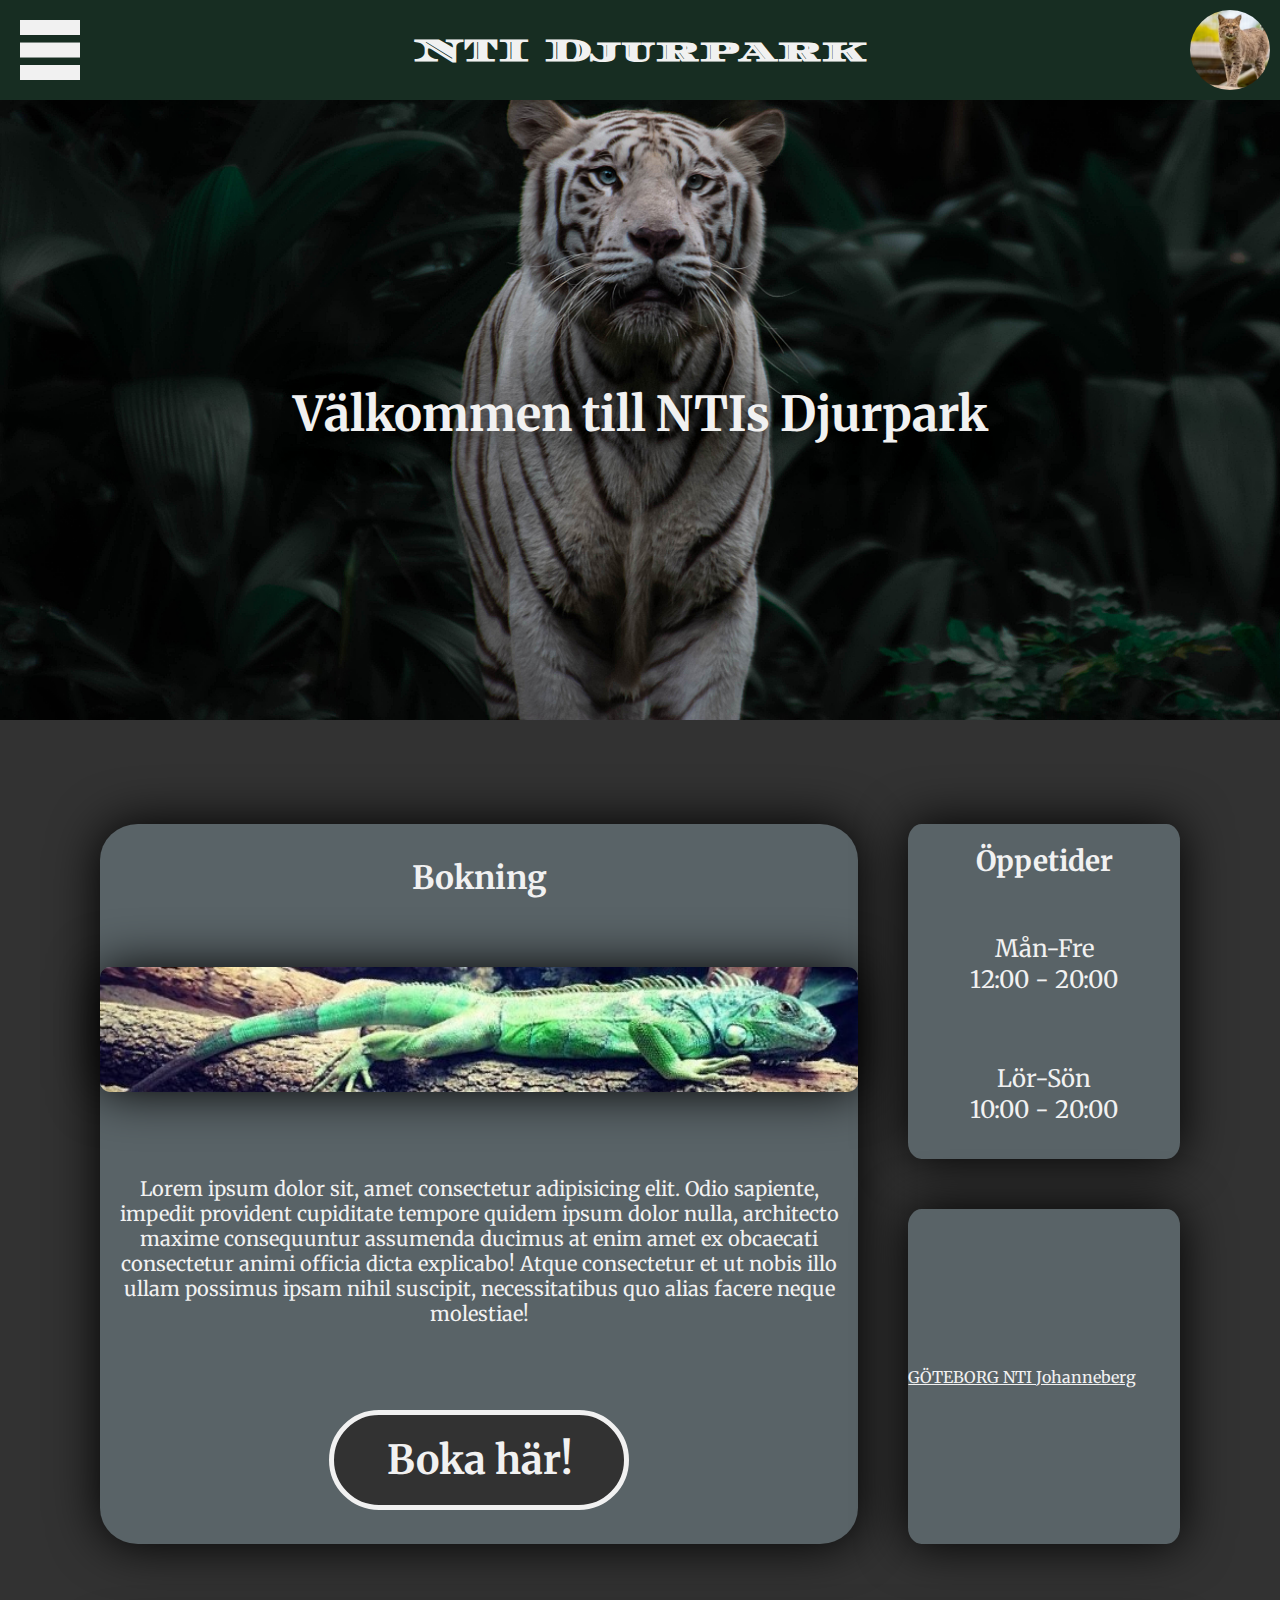
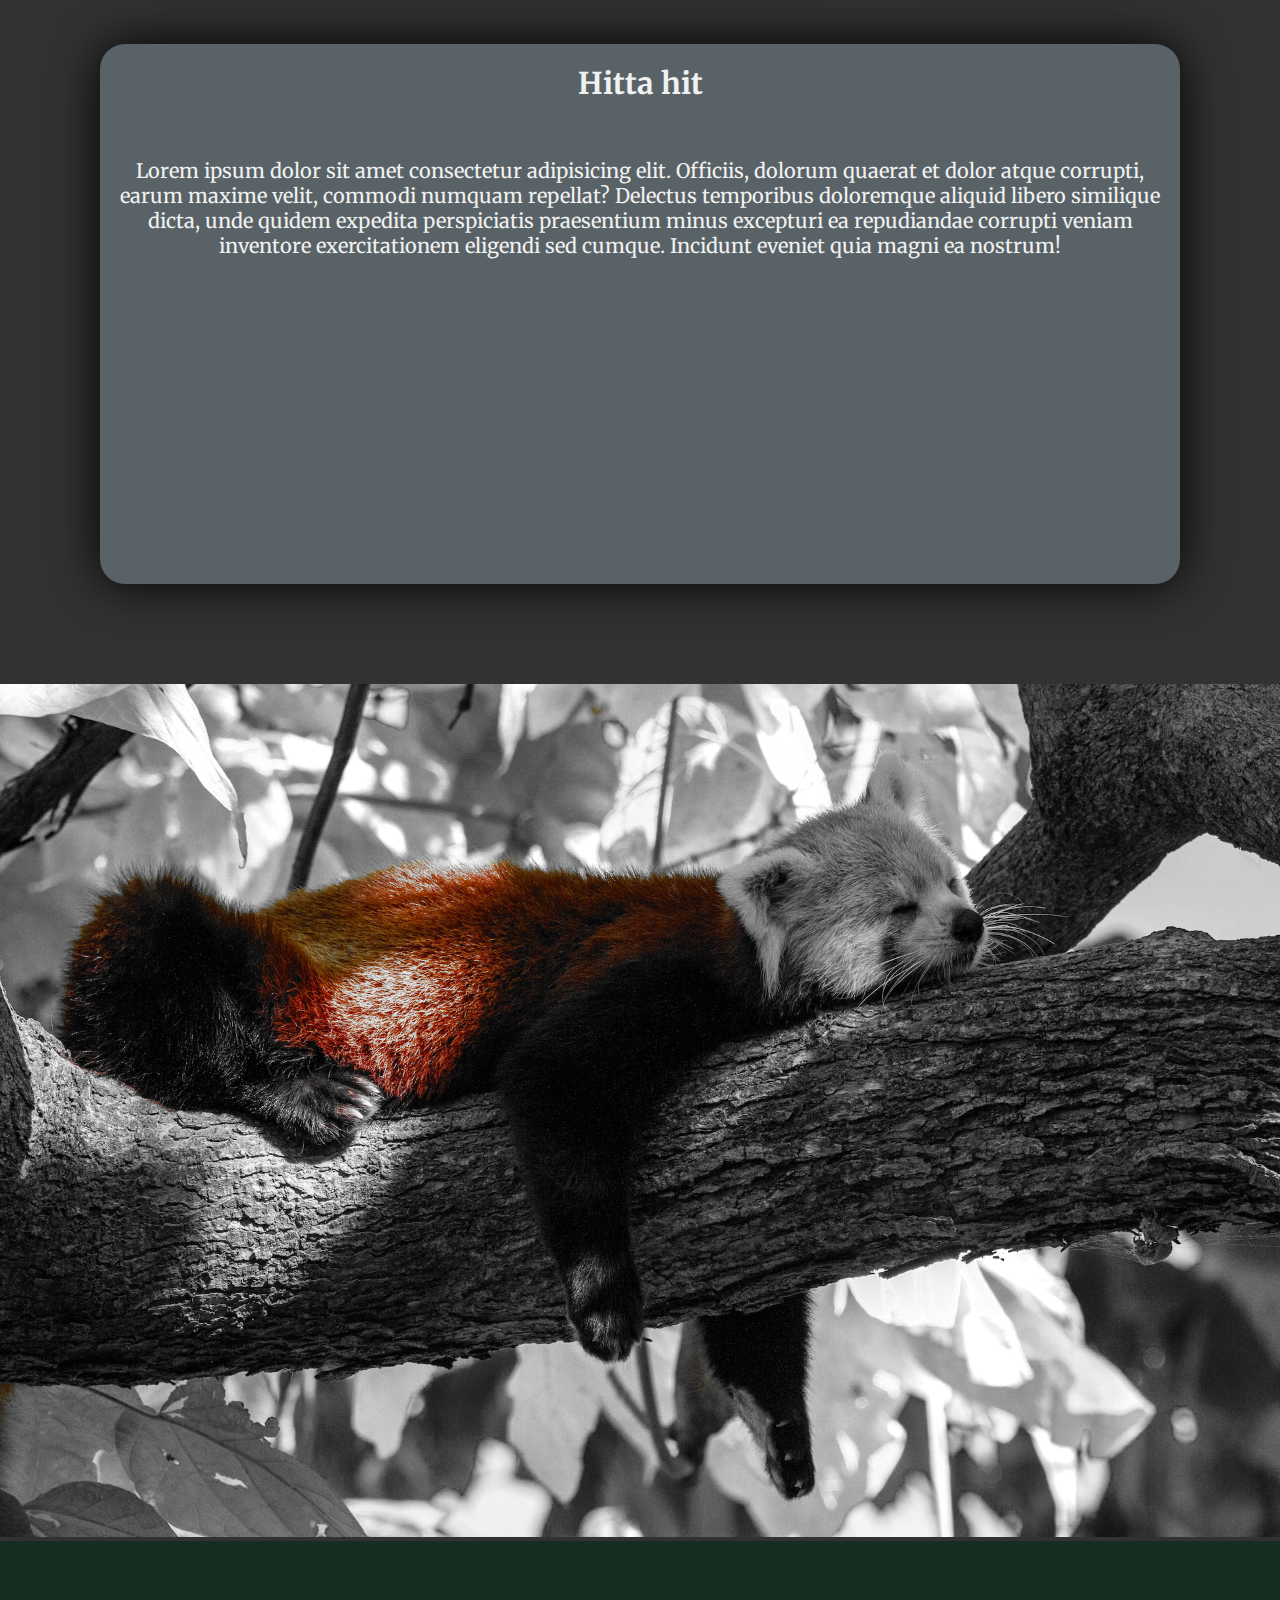
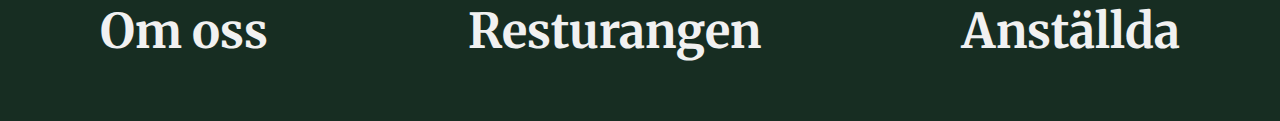
<file: index.html>
<!DOCTYPE html>
<html lang="en">
<head>
    <meta charset="UTF-8">
    <meta http-equiv="X-UA-Compatible" content="IE=edge">
    <meta name="viewport" content="width=device-width, initial-scale=1.0">
    <title>NTI Djurpark</title>
    <link rel="stylesheet" href="css/style.css">
    <script src="js/app.js"></script>
</head>
<body>

<div id="mySidenav" class="sidenav">
    <a href="javascript:void(0)" class="closebtn" onclick="closeNav()">&times;</a>
    <a href="om_oss.html">Om oss</a>
    <a href="#">Resturangen</a>
    <a href="employees.html">Anställda</a>
</div>

<header>
    <nav>
        <img src="img/misc/menu_icon.png" alt="menu icon" id="menu_icon" onclick="openNav()">
    </nav>

    <a href="index.html" style="text-decoration: none;">
        <h1>NTI Djurpark</h1>
    </a>

    <img src="img/animals/lynx.webp" alt="lodjur" id="lynx">
</header>

<div>
    <h2 id="welcome">Välkommen till NTIs Djurpark</h2>
    <img src="img/animals/white_tiger.jpg" alt="vit tiger" id="white_tiger">
</div>

<main id="gridwrapper">
    <article id="booking">
        <h3>Bokning</h3>
        <img src="img/animals/lizard.jpeg" alt="ödla" id="lizard">
        <p>Lorem ipsum dolor sit, amet consectetur adipisicing elit. Odio sapiente, impedit provident cupiditate tempore quidem ipsum dolor nulla, architecto maxime consequuntur assumenda ducimus at enim amet ex obcaecati consectetur animi officia dicta explicabo! Atque consectetur et ut nobis illo ullam possimus ipsam nihil suscipit, necessitatibus quo alias facere neque molestiae!
        </p>
        <button id="booking_button">Boka här!</button>
    </article>

    <article id="open_hours">
        <h3>Öppetider</h3>
        <p>Mån-Fre<br>
        12:00 - 20:00</p>
        <p>Lör-Sön<br>
        10:00 - 20:00</p>
    </article>

    <div id="weather">
        <a class="weatherwidget-io" href="https://forecast7.com/sv/57d7011d97/goteborgs-domkyrkodistrikt/" data-label_1="VÄDER" data-label_2="NTI Johanneberg" data-font="Courier New" data-theme="gray" >GÖTEBORG NTI Johanneberg</a>
        <script>
            !function(d,s,id){var js,fjs=d.getElementsByTagName(s)[0];if(!d.getElementById(id)){js=d.createElement(s);js.id=id;js.src='https://weatherwidget.io/js/widget.min.js';fjs.parentNode.insertBefore(js,fjs);}}(document,'script','weatherwidget-io-js');
        </script>
    </div>
</main>

<div id="location">

<h2>
    Hitta hit
</h2>
    <p>Lorem ipsum dolor sit amet consectetur adipisicing elit. Officiis, dolorum quaerat et dolor atque corrupti, earum maxime velit, commodi numquam repellat? Delectus temporibus doloremque aliquid libero similique dicta, unde quidem expedita perspiciatis praesentium minus excepturi ea repudiandae corrupti veniam inventore exercitationem eligendi sed cumque. Incidunt eveniet quia magni ea nostrum!</p>
    <div id="maps">
        <iframe src="https://www.google.com/maps/embed?pb=!1m18!1m12!1m3!1d1300.3197321925152!2d11.973931973975276!3d57.690463951642315!2m3!1f0!2f0!3f0!3m2!1i1024!2i768!4f13.1!3m3!1m2!1s0x464ff30cb0e6c031%3A0x512e1a3cb4192a9!2sNTI%20Gymnasiet%20Johanneberg!5e0!3m2!1ssv!2sse!4v1670849121042!5m2!1ssv!2sse" width="100%" height="100%" style="border:0;" allowfullscreen="" loading="lazy" referrerpolicy="no-referrer-when-downgrade"></iframe>
    </div>
</div>

<img src="img/animals/red_panda.png" alt="röd panda" id="red_panda">

<footer>
    <a href="om_oss.html" style="text-decoration: none;">Om oss</a> 
    <a href="#" style="text-decoration: none;">Resturangen</a>
    <a href="employees.html" style="text-decoration: none;">Anställda</a>
</footer>

</body>
</html>
</file>
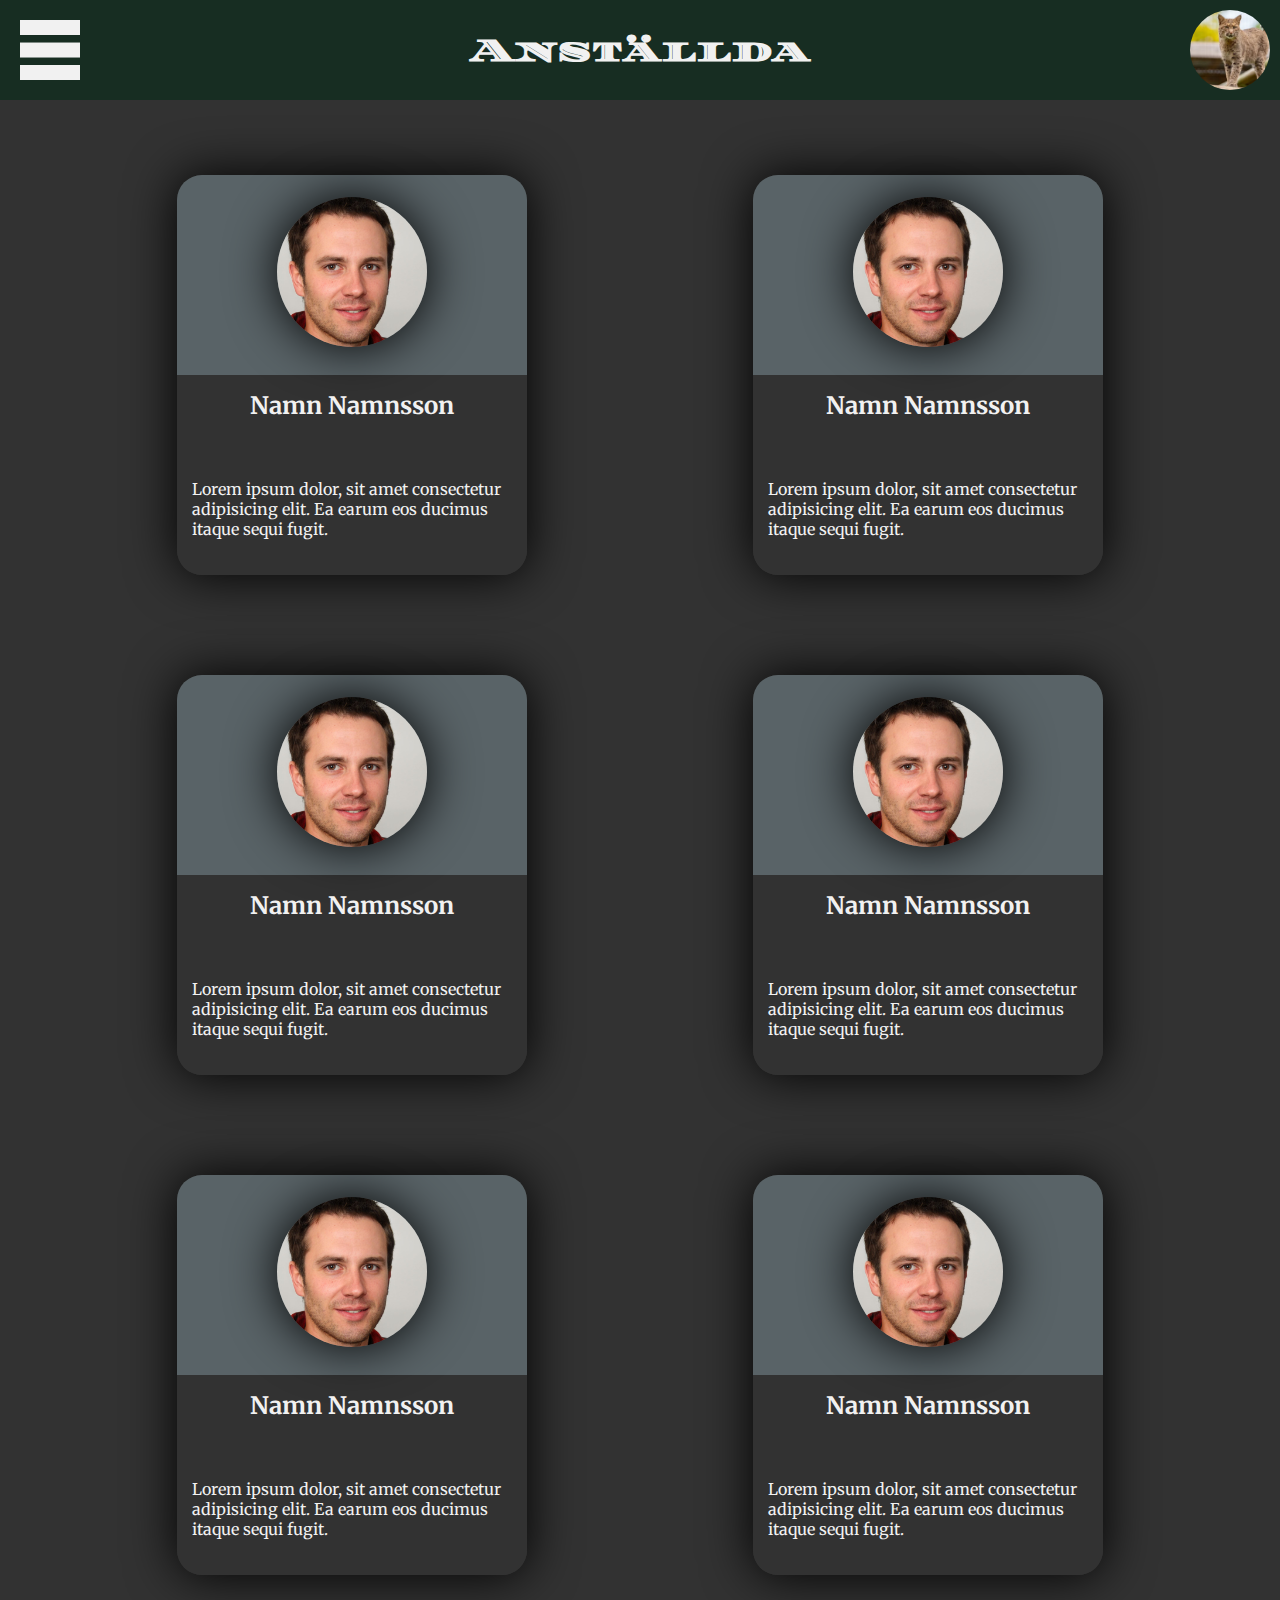
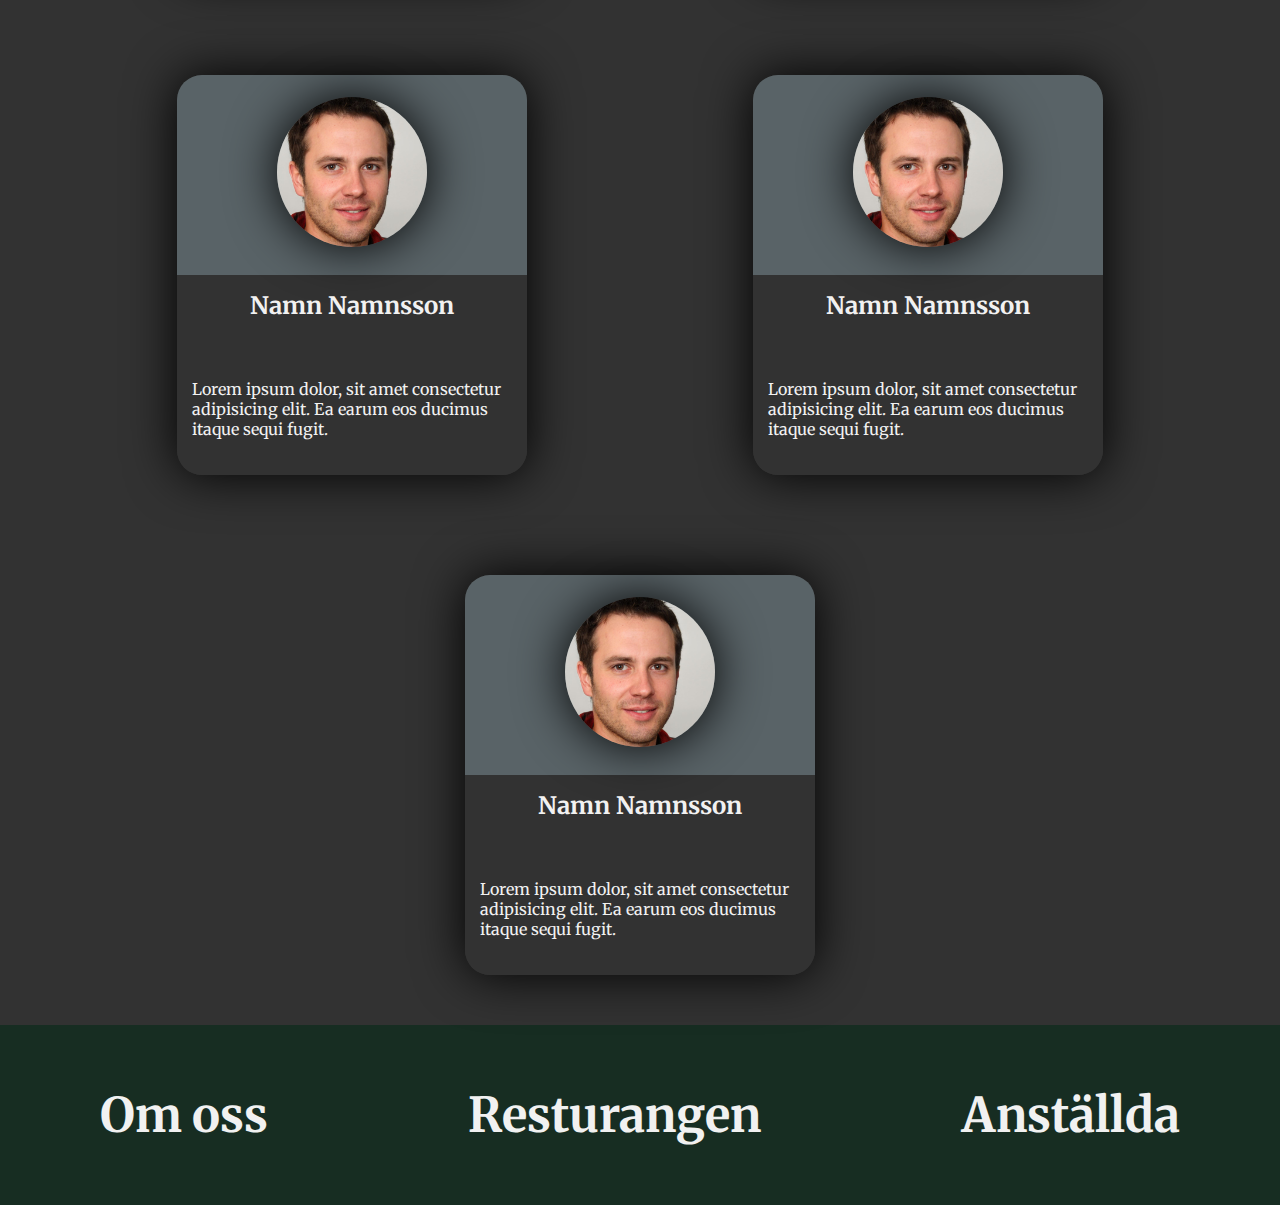
<file: employees.html>
<!DOCTYPE html>
<html lang="en">
<head>
    <meta charset="UTF-8">
    <meta http-equiv="X-UA-Compatible" content="IE=edge">
    <meta name="viewport" content="width=device-width, initial-scale=1.0">
    <title>NTI Djurpark</title>
    <link rel="stylesheet" href="css/style.css">
    <script src="js/app.js"></script>
</head>
<body>

    <div id="mySidenav" class="sidenav">
        <a href="javascript:void(0)" class="closebtn" onclick="closeNav()">&times;</a>
        <a href="om_oss.html">Om oss</a>
        <a href="#">Resturangen</a>
        <a href="employees.html">Anställda</a>
    </div>
    
    <header>
        <nav>
            <img src="img/misc/menu_icon.png" alt="menu icon" id="menu_icon" onclick="openNav()">
        </nav>
    
        <a href="index.html" style="text-decoration: none;">
            <h1>Anställda</h1>
        </a>

        <img src="img/animals/lynx.webp" alt="lodjur" id="lynx">
    </header>

    <div id="card_wrapper">

        <article class="card">
            <img src="img/persons/person11.jpg" alt="Markus Mattes" class="card_img">
            <h2>Namn Namnsson</h2>
            <p>Lorem ipsum dolor, sit amet consectetur adipisicing elit. Ea earum eos ducimus itaque sequi fugit.</p>
        </article>
        <article class="card">
            <img src="img/persons/person11.jpg" alt="Markus Mattes" class="card_img">
            <h2>Namn Namnsson</h2>
            <p>Lorem ipsum dolor, sit amet consectetur adipisicing elit. Ea earum eos ducimus itaque sequi fugit.</p>
        </article>
        <article class="card">
            <img src="img/persons/person11.jpg" alt="Markus Mattes" class="card_img">
            <h2>Namn Namnsson</h2>
            <p>Lorem ipsum dolor, sit amet consectetur adipisicing elit. Ea earum eos ducimus itaque sequi fugit.</p>
        </article>
        <article class="card">
            <img src="img/persons/person11.jpg" alt="Markus Mattes" class="card_img">
            <h2>Namn Namnsson</h2>
            <p>Lorem ipsum dolor, sit amet consectetur adipisicing elit. Ea earum eos ducimus itaque sequi fugit.</p>
        </article>
        <article class="card">
            <img src="img/persons/person11.jpg" alt="Markus Mattes" class="card_img">
            <h2>Namn Namnsson</h2>
            <p>Lorem ipsum dolor, sit amet consectetur adipisicing elit. Ea earum eos ducimus itaque sequi fugit.</p>
        </article>
        <article class="card">
            <img src="img/persons/person11.jpg" alt="Markus Mattes" class="card_img">
            <h2>Namn Namnsson</h2>
            <p>Lorem ipsum dolor, sit amet consectetur adipisicing elit. Ea earum eos ducimus itaque sequi fugit.</p>
        </article>
        <article class="card">
            <img src="img/persons/person11.jpg" alt="Markus Mattes" class="card_img">
            <h2>Namn Namnsson</h2>
            <p>Lorem ipsum dolor, sit amet consectetur adipisicing elit. Ea earum eos ducimus itaque sequi fugit.</p>
        </article>
        <article class="card">
            <img src="img/persons/person11.jpg" alt="Markus Mattes" class="card_img">
            <h2>Namn Namnsson</h2>
            <p>Lorem ipsum dolor, sit amet consectetur adipisicing elit. Ea earum eos ducimus itaque sequi fugit.</p>
        </article>
        <article class="card">
            <img src="img/persons/person11.jpg" alt="Markus Mattes" class="card_img">
            <h2>Namn Namnsson</h2>
            <p>Lorem ipsum dolor, sit amet consectetur adipisicing elit. Ea earum eos ducimus itaque sequi fugit.</p>
        </article>

    </div>
    
    <footer>
        <a href="om_oss.html" style="text-decoration: none;">Om oss</a> 
        <a href="#" style="text-decoration: none;">Resturangen</a>
        <a href="employees.html" style="text-decoration: none;">Anställda</a>
    </footer>

</body>
</html>
</file>
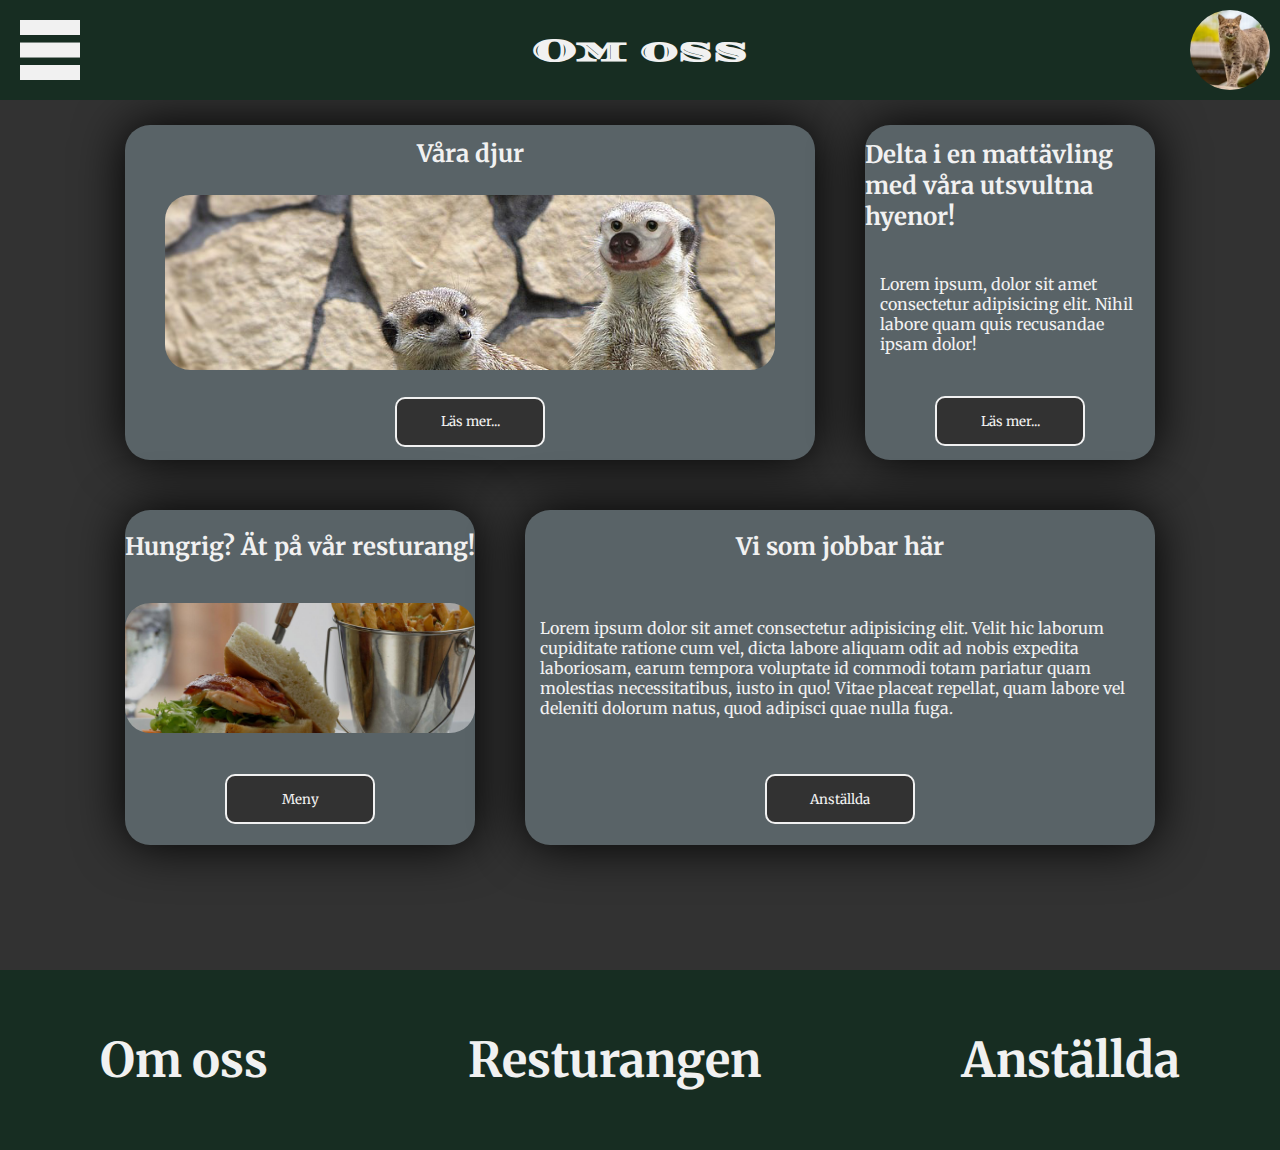
<file: om_oss.html>
<!DOCTYPE html>
<html lang="en">
<head>
    <meta charset="UTF-8">
    <meta http-equiv="X-UA-Compatible" content="IE=edge">
    <meta name="viewport" content="width=device-width, initial-scale=1.0">
    <title>NTI Djurpark</title>
    <link rel="stylesheet" href="css/style.css">
    <script src="js/app.js"></script>
</head>
<body>

    <div id="mySidenav" class="sidenav">
        <a href="javascript:void(0)" class="closebtn" onclick="closeNav()">&times;</a>
        <a href="om_oss.html">Om oss</a>
        <a href="#">Resturangen</a>
        <a href="employees.html">Anställda</a>
    </div>
    
    <header>
        <nav>
            <img src="img/misc/menu_icon.png" alt="menu icon" id="menu_icon" onclick="openNav()">
        </nav>
    
        <a href="index.html" style="text-decoration: none;">
            <h1>Om oss</h1>
        </a>

        <img src="img/animals/lynx.webp" alt="lodjur" id="lynx">
    </header>
    
<div id="about_wrapper">

    <article id="om_oss1" class="om_oss_articles">
        <h2>Våra djur</h2>
        <img src="img/animals/meerkats.png" alt="meerkats" id="meerkats">
        <button class="om_oss_button">Läs mer...</button>
    </article>
    <article id="om_oss2" class="om_oss_articles">
        <h2>Delta i en mattävling med våra utsvultna hyenor!</h2>
        <p>Lorem ipsum, dolor sit amet consectetur adipisicing elit. Nihil labore quam quis recusandae ipsam dolor!</p>
        <button class="om_oss_button">Läs mer...</button>
    </article>
    <article id="om_oss3" class="om_oss_articles">
        <h2>Hungrig? Ät på vår resturang!</h2>
        <img src="img/food/sandwich.jpeg" alt="sandwich" id="sandwich_img">
        <button class="om_oss_button">Meny</button>
    </article>
    <article id="om_oss4" class="om_oss_articles">
        <h2>Vi som jobbar här</h2>
        <p>Lorem ipsum dolor sit amet consectetur adipisicing elit. Velit hic laborum cupiditate ratione cum vel, dicta labore aliquam odit ad nobis expedita laboriosam, earum tempora voluptate id commodi totam pariatur quam molestias necessitatibus, iusto in quo! Vitae placeat repellat, quam labore vel deleniti dolorum natus, quod adipisci quae nulla fuga.</p>
        <a href="employees.html"><button class="om_oss_button">Anställda</button></a>
    </article>

</div>

<footer>
    <a href="om_oss.html" style="text-decoration: none;">Om oss</a> 
    <a href="#" style="text-decoration: none;">Resturangen</a>
    <a href="employees.html" style="text-decoration: none;">Anställda</a>
</footer>

</body>
</html>
</file>
<file: css/style.css>
@import url('https://fonts.googleapis.com/css2?family=Diplomata+SC&display=swap');
@import url('https://fonts.googleapis.com/css2?family=Merriweather:wght@300&display=swap');

* {
    margin: 0px;
    font-family: 'Merriweather', serif;
    color: #f1f1f1;
}

body {
background-color: rgb(50,50,50);
}

header {
    position: fixed;
    width: 100%;
    height: 100px;
    background: rgb(23, 45, 34);
    display: flex;

    align-items: center;
    justify-content: space-between;

    z-index: 1;
}

h1 {
    font-family: 'Diplomata SC', cursive;
    font-size: 2rem;
}

nav {
    height: 60px;
    width: 60px;
    margin: 20px;
}

p {
    margin: 15px;
}

#menu_icon {
    height: auto;
    width: 60px;
}

#lynx {
    margin: 10px;
    height: 80px;
    width: 80px;
    border-radius: 50%;
}

#white_tiger {
    height: auto;
    width: 100%;
}

#gridwrapper {
    margin: 100px;
    gap: 50px;
    width: auto;
    height: 80vh;
    display: grid;
    grid-template-columns: 2fr 1fr;
    grid-template-rows: 1fr 1fr;
    grid-template-areas: 
    "bo op"
    "bo we"
    ;
}

#booking {
    background: rgb(89,99,103);
    grid-area: bo;
    box-shadow: 0 0 50px black;
    border-radius: 5%;
    font-size: 1.25rem;
    display: grid;
    justify-items: center;
    text-align: center;
    align-items: center;
}

#booking h3 {
    font-size: 2rem;
}

#booking_button {
    border-radius: 50px;
    width: 300px;
    height: 100px;
    border: solid 5px #f1f1f1;
    background: #323232;
    outline: none;
    font-size: 2.5rem;
    font-weight: bold;
}

#open_hours {
    background: rgb(89,99,103);
    grid-area: op;
    box-shadow: 0 0 50px black;
    border-radius: 5%;
    display: grid;
    justify-items: center;
    align-items: center;
    font-size: 1.5rem;
    text-align: center;
}

#weather {
    background: rgb(89,99,103);
    grid-area: we;
    box-shadow: 0 0 50px black;
    border-radius: 5%;
    display: grid;
    align-items: center;
}

#location {
    background: rgb(89,99,103);
    width: auto;
    height: 60vh;
    margin: 100px;
    box-shadow: 0 0 50px black;
    border-radius: 25px;
    display: grid;
    align-items: center;
    justify-items: center;
    text-align: center;
    font-size: 1.25rem;
}

#location h3 {
    font-size: 1.5rem;
}

#maps{
    width: 1000px;
    height: 250px;
    align-self: center;
}

footer {
    background: rgb(23, 45, 34);
    width: auto;
    height: 20vh;
    display: flex;
    justify-content: space-around;
    align-items: center;
    font-size: 3rem;
    font-weight: bold;
}

#welcome {
    position: absolute;
    text-align: center;
    margin-top: 30%;
    width: 100%;
    font-size: 3rem;
    text-shadow: 0 0 50px black;
    outline: 1px black;
}


.sidenav {
    height: 100%; 
    width: 0; 
    position: fixed; 
    z-index: 2;
    top: 0; 
    left: 0;
    background-color: #111; 
    overflow-x: hidden; 
    padding-top: 60px; 
    transition: 0.5s; 
}

.sidenav a {
    padding: 8px 8px 8px 32px;
    text-decoration: none;
    font-size: 25px;
    color: #818181;
    display: block;
    transition: 0.3s;
}

.sidenav a:hover {
    color: #f1f1f1;
}

.sidenav .closebtn {
    position: absolute;
    top: 0;
    right: 25px;
    font-size: 36px;
    margin-left: 50px;
}

#card_wrapper {
    padding-top: 125px;
    display: flex;
    flex-wrap: wrap;
    justify-content: space-evenly;
}

.card {
    background: linear-gradient(to bottom, #596367 50%, #323232 50%);
    box-shadow: 0 0 50px black;
    border-radius: 25px;
    width: 350px;
    height: 400px;
    margin: 50px;
    display: grid;
    justify-items: center;
    align-items: center;
}

.card_img {
    border-radius: 50%;
    box-shadow: 0 0 50px black;
    height: 150px;
    width: auto;
}

#about_wrapper {
    padding: 125px;
    gap: 50px;
    width: auto;
    height: 80vh;
    display: grid;
    grid-template-columns: 1fr 1fr 1fr;
    grid-template-rows: 1fr 1fr;
    grid-template-areas: 
    "a1 a1 a2"
    "a3 a4 a4"
    ;
}

#om_oss1 {
    grid-area: a1;  
}

#om_oss2 {
    grid-area: a2;
}

#om_oss3 {
    grid-area: a3;
}

#om_oss4 {
    grid-area: a4;
}

.om_oss_articles {
    background-color: rgb(89,99,103);
    box-shadow: 0 0 50px black;
    border-radius: 25px;
    display: grid;
    justify-items: center;
    align-items: center;
}

.om_oss_button{
    outline: none;
    background: #323232;
    border: solid 2px #f1f1f1;
    border-radius: 10px;
    width: 150px;
    height: 50px;
}

#sandwich_img {
    width: 350px;
    height: auto;
        border-radius: 25px;
}

#red_panda {
    width: 100%;
    height: auto;
}

#meerkats {
    width: auto;
    height: 175px;
    border-radius: 25px;
}

#lizard {
    box-shadow: 0 0 50px black;
    border-radius: 10px;
    width: auto;
    height: 125px;
}
</file>
